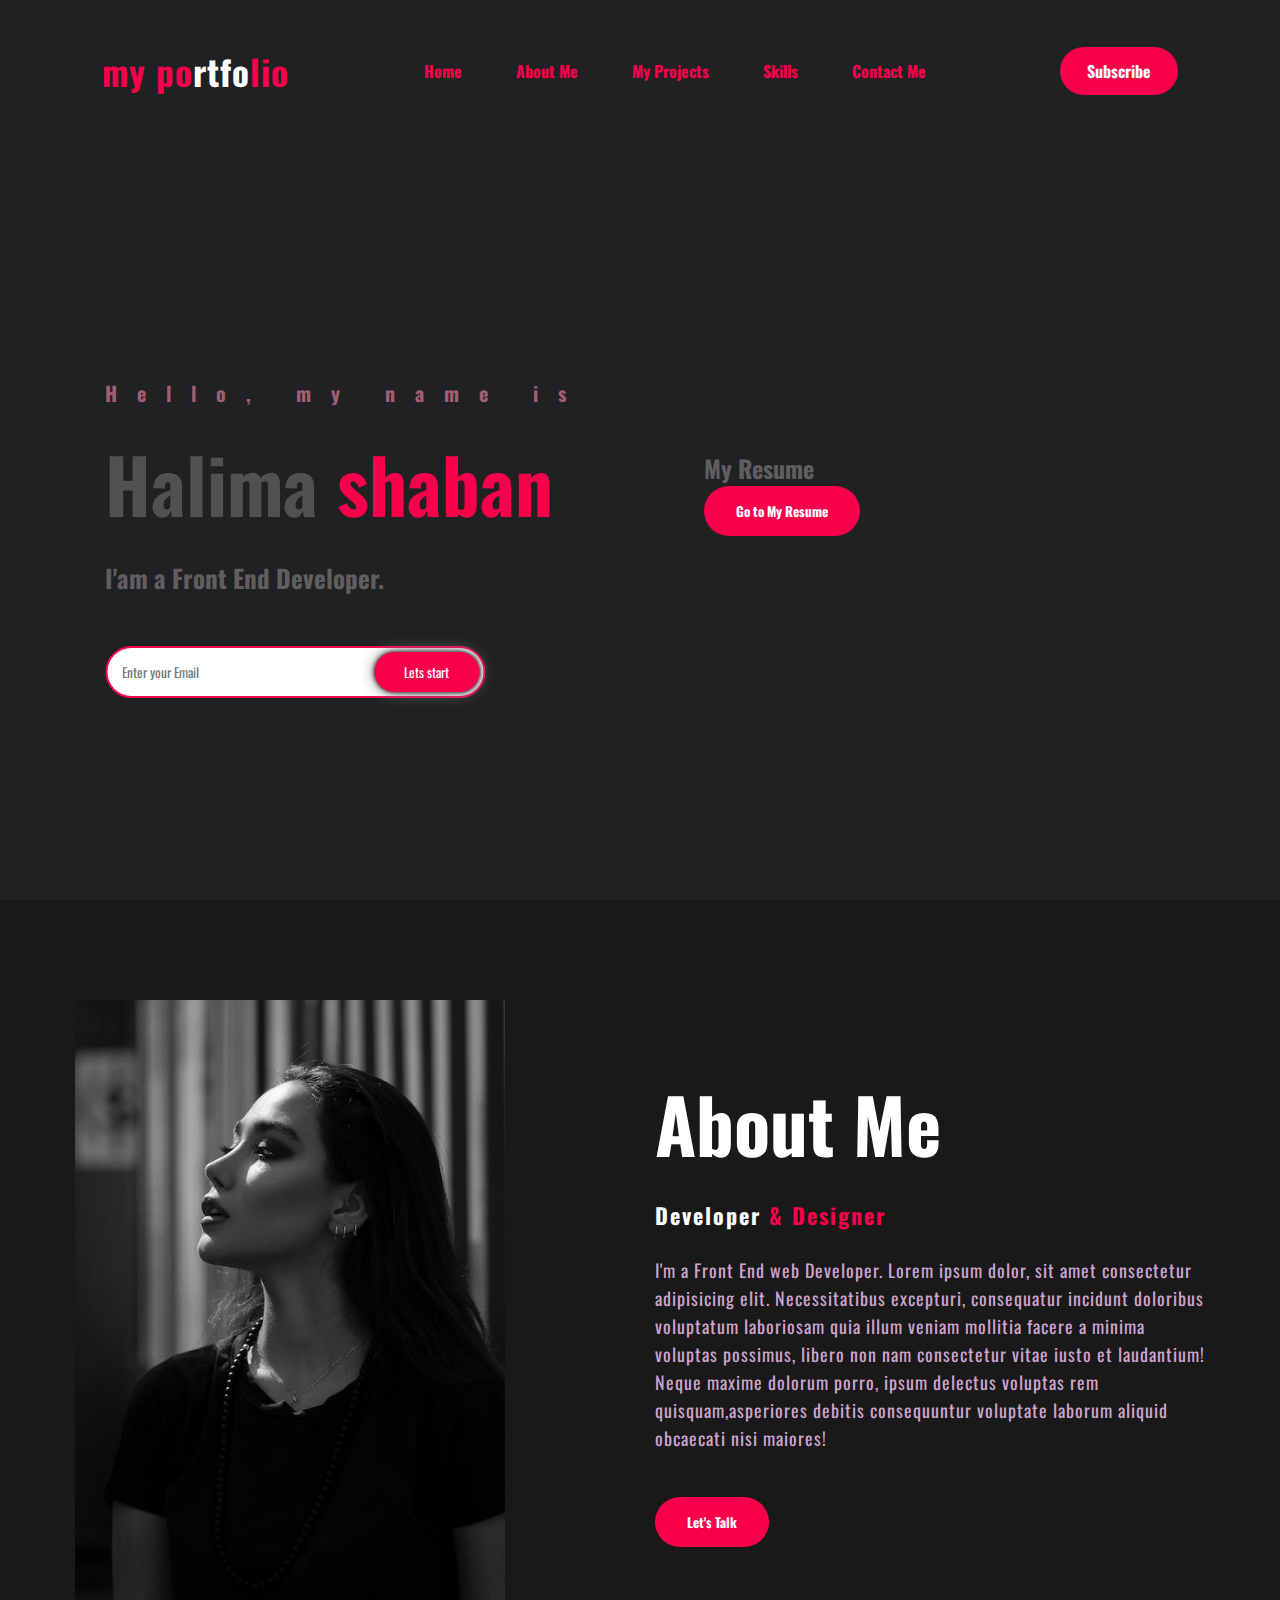
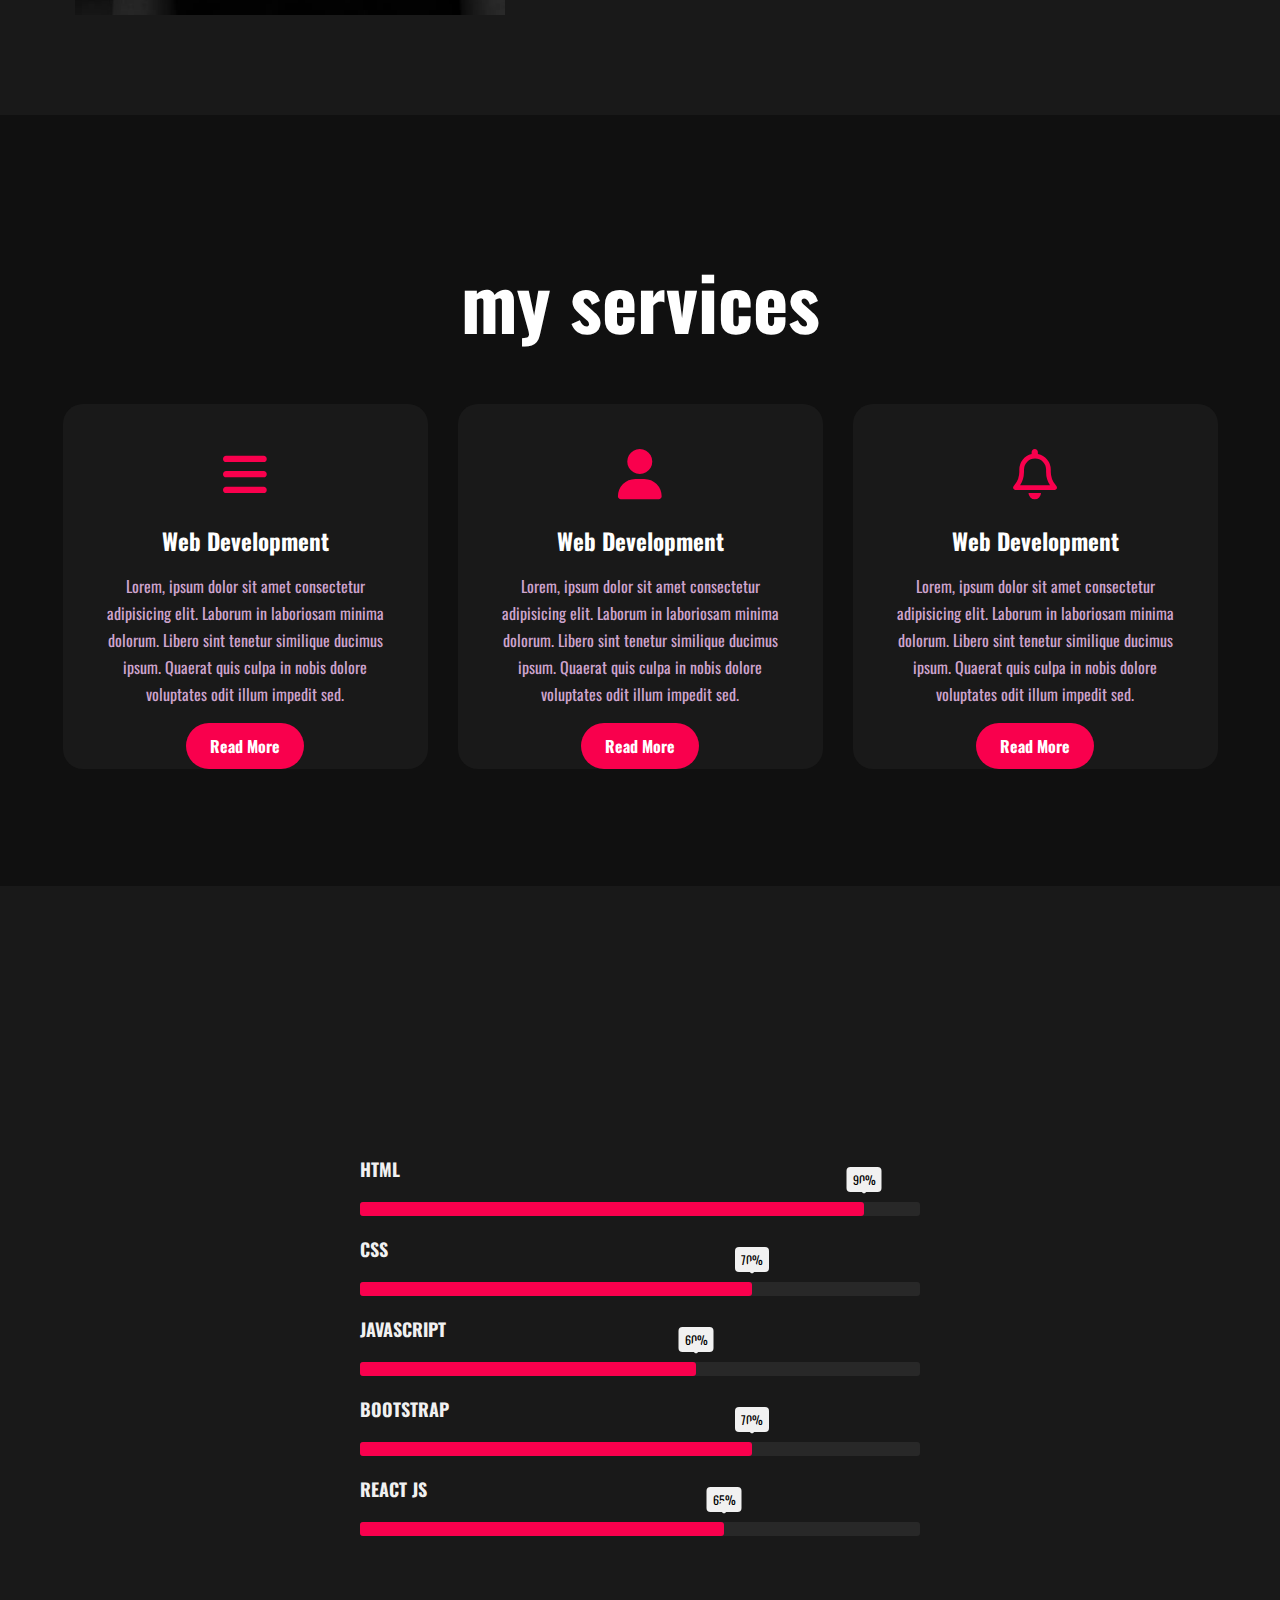
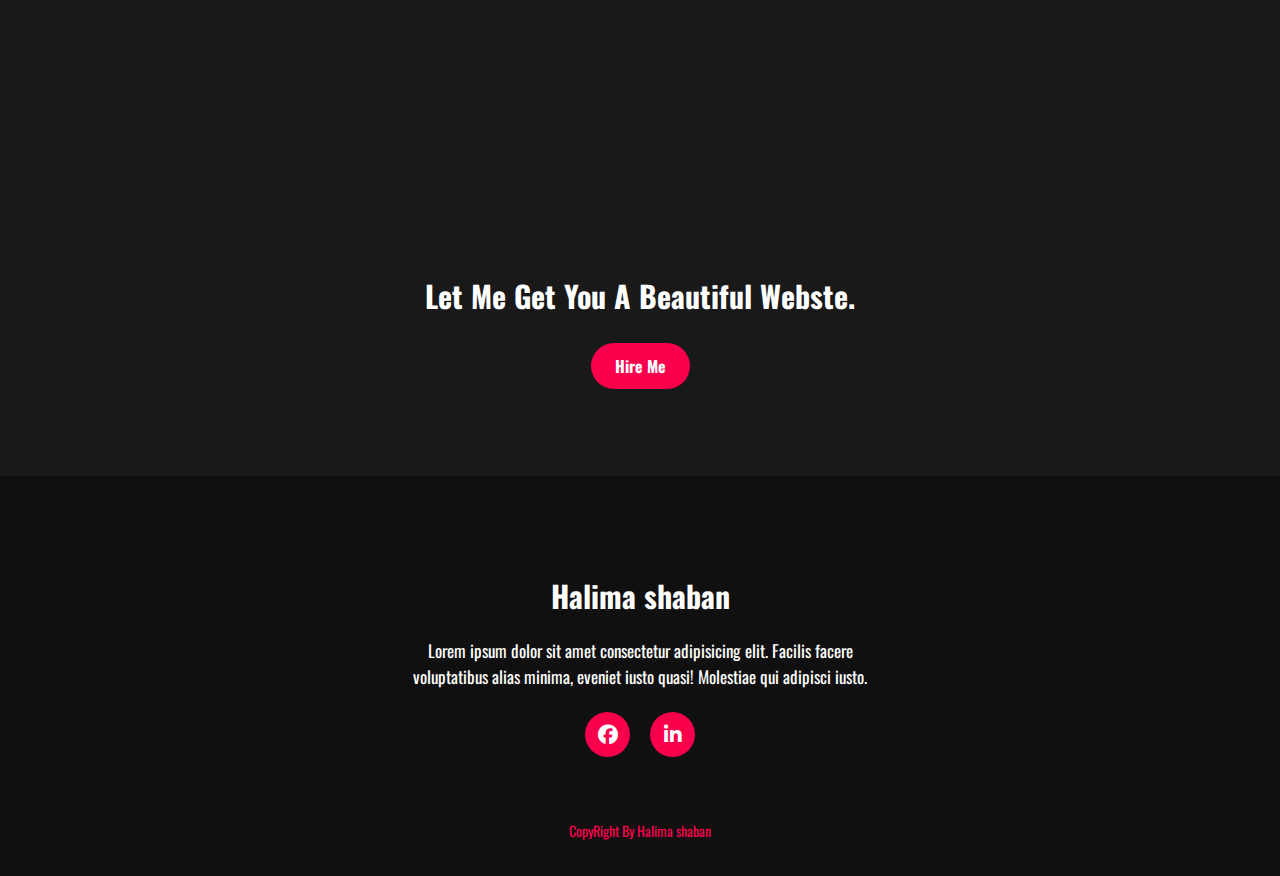
<file: index.html>
<!DOCTYPE html>
<html lang="en">
  <head>
    <meta charset="UTF-8" />
    <meta name="viewport" content="width=device-width, initial-scale=1.0" />
    <title>portfolio</title>
    <link rel="stylesheet" href="style.css" />
    <link
      rel="stylesheet"
      href="https://cdnjs.cloudflare.com/ajax/libs/font-awesome/6.4.0/css/all.min.css"
    />
    <link
      href="https://cdn.jsdelivr.net/npm/bootstrap@5.0.2/dist/css/bootstrap.min.css"
      rel="stylesheet"
      integrity="sha384-EVSTQN3/azprG1Anm3QDgpJLIm9Nao0Yz1ztcQTwFspd3yD65VohhpuuCOmLASjC"
      crossorigin="anonymous"
    />
  </head>
  <body>
    <!---hero section--->

    <div id="hero" class="hero">
      <nav>
        <h2 class="logo"><span>my po</span>rtfo<span>lio</span></h2>
        <ul>
          <li><a href="#hero">Home</a></li>
          <li><a href="#about">About me</a></li>
          <li><a href="#service">My Projects</a></li>
          <li><a href="#skills">Skills</a></li>
          <li><a href="#content">Contact me</a></li>
        </ul>
        <a href="#social" class="btn">Subscribe</a>
      </nav>

      <div>
        <div id="content" class="content">
          <h4>Hello, my name is</h4>
          <h1>Halima<span> shaban</span></h1>
          <h3>I'am a Front End Developer.</h3>
          <div class="newslatter">
            <form>
              <input
                type="email"
                name="email"
                id="email"
                placeholder="Enter your Email"
              />
              <input type="submit" name="submit" value="Lets start" />
            </form>
          </div>
        </div>
        <div class="Resume d-flex flex-column gap-3">
          <h2 style="color: rgb(96, 94, 94)">My Resume</h2>
          <a href="./resume.html">
            <button type="button">Go to My Resume</button>
          </a>
        </div>
      </div>
    </div>

    <!---about section--->
    <section id="about" class="about">
      <div class="main">
        <img src="imges/6.jpeg" alt="" />
        <div class="about-text">
          <h2>About Me</h2>
          <h5>Developer<span> & Designer</span></h5>
          <p>
            I'm a Front End web Developer. Lorem ipsum dolor, sit amet
            consectetur adipisicing elit. Necessitatibus excepturi, consequatur
            incidunt doloribus voluptatum laboriosam quia illum veniam mollitia
            facere a minima voluptas possimus, libero non nam consectetur vitae
            iusto et laudantium! Neque maxime dolorum porro, ipsum delectus
            voluptas rem quisquam,asperiores debitis consequuntur voluptate
            laborum aliquid obcaecati nisi maiores!
          </p>
          <button type="button">Let's Talk</button>
        </div>
      </div>
    </section>

    <!---my services--->
    <div id="service" class="service">
      <div class="title">
        <h2>my services</h2>
      </div>
      <div class="box">
        <div class="box-card">
          <i class="fa-solid fa-bars"></i>
          <h5>Web Development</h5>
          <div class="pra">
            <p>
              Lorem, ipsum dolor sit amet consectetur adipisicing elit. Laborum
              in laboriosam minima dolorum. Libero sint tenetur similique
              ducimus ipsum. Quaerat quis culpa in nobis dolore voluptates odit
              illum impedit sed.
            </p>
            <p style="text-align: center">
              <a href="#" class="button">Read More</a>
            </p>
          </div>
        </div>

        <div class="box-card">
          <i class="fa-solid fa-user"></i>
          <h5>Web Development</h5>
          <div class="pra">
            <p>
              Lorem, ipsum dolor sit amet consectetur adipisicing elit. Laborum
              in laboriosam minima dolorum. Libero sint tenetur similique
              ducimus ipsum. Quaerat quis culpa in nobis dolore voluptates odit
              illum impedit sed.
            </p>
            <p style="text-align: center">
              <a href="#" class="button">Read More</a>
            </p>
          </div>
        </div>
        <div class="box-card">
          <i class="fa-regular fa-bell"></i>
          <h5>Web Development</h5>
          <div class="pra">
            <p>
              Lorem, ipsum dolor sit amet consectetur adipisicing elit. Laborum
              in laboriosam minima dolorum. Libero sint tenetur similique
              ducimus ipsum. Quaerat quis culpa in nobis dolore voluptates odit
              illum impedit sed.
            </p>
            <p style="text-align: center">
              <a href="#" class="button">Read More</a>
            </p>
          </div>
        </div>
      </div>
    </div>

    <!---skills--->
    <div id="skills" class="skills-container">
      <div class="skills">
        <div class="skill">
          <div class="skill-name">HTML</div>
          <div class="sill-bar">
            <div class="skill-per" per="90%" style="max-width: 90%"></div>
          </div>
        </div>

        <div class="skill">
          <div class="skill-name">CSS</div>
          <div class="sill-bar">
            <div class="skill-per" per="70%" style="max-width: 70%"></div>
          </div>
        </div>

        <div class="skill">
          <div class="skill-name">JavaScript</div>
          <div class="sill-bar">
            <div class="skill-per" per="60%" style="max-width: 60%"></div>
          </div>
        </div>

        <div class="skill">
          <div class="skill-name">Bootstrap</div>
          <div class="sill-bar">
            <div class="skill-per" per="70%" style="max-width: 70%"></div>
          </div>
        </div>

        <div class="skill">
          <div class="skill-name">React js</div>
          <div class="sill-bar">
            <div class="skill-per" per="65%" style="max-width: 65%"></div>
          </div>
        </div>
      </div>
    </div>

    <!---Contact Me--->

    <div class="Contact-Me">
      <p>Let Me Get You A Beautiful Webste.</p>
      <a href="#" class="button-tow">Hire Me</a>
    </div>
    <!---footer --->
    <footer>
      <p>Halima shaban</p>
      <p>
        Lorem ipsum dolor sit amet consectetur adipisicing elit. Facilis facere
        voluptatibus alias minima, eveniet iusto quasi! Molestiae qui adipisci
        iusto.
      </p>
      <div id="social" class="social">
        <a
          href="https://www.facebook.com/profile.php?id=100005480046352&mibextid=ZbWKwL"
          ><i class="fa-brands fa-facebook"></i
        ></a>
        <a href="https://www.linkedin.com/in/halima-shaban-abdelghany-127632234"
          ><i class="fa-brands fa-linkedin-in"></i
        ></a>
      </div>

      <p class="End">CopyRight By Halima shaban</p>
    </footer>
  </body>
</html>
</file>
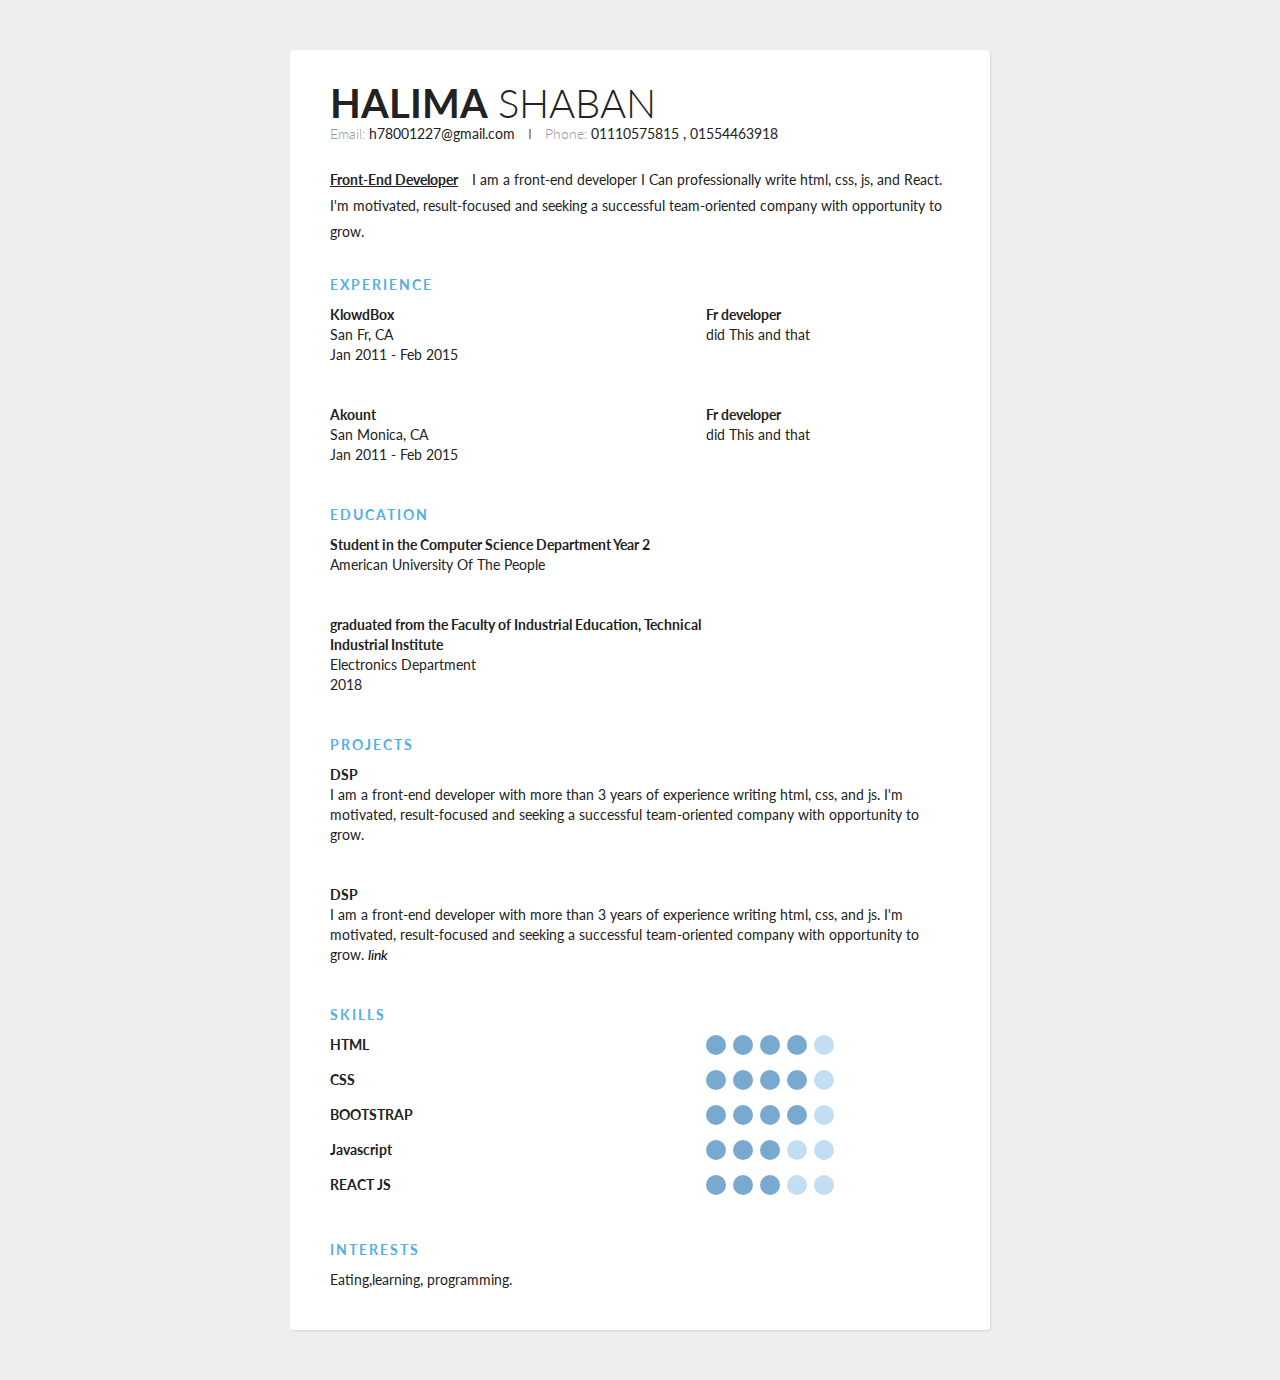
<file: resume.html>
<!DOCTYPE html>
<html lang="en">
  <head>
    <meta charset="UTF-8" />
    <meta name="viewport" content="width=device-width, initial-scale=1.0" />
    <link href='https://fonts.googleapis.com/css?family=Lato:400,300,700' rel='stylesheet' type='text/css'>
    <link rel="stylesheet" href="resume.css">
    <title>resume</title>
  </head>
  <body>

<div class="container">
  <div class="header">
    <div class="full-name">
      <span class="first-name">Halima</span> 
      <span class="last-name">Shaban</span>
    </div>
    <div class="contact-info">
      <span class="email">Email: </span>
      <span class="email-val">h78001227@gmail.com</span>
      <span class="separator"></span>
      <span class="phone">Phone: </span>
      <span class="phone-val">01110575815 , 01554463918</span>
    </div>
    
    <div class="about">
      <span class="position">Front-End Developer </span>
      <span class="desc">
        I am a front-end developer I Can professionally write html, css, js, and React. I'm motivated, result-focused and seeking a successful team-oriented company with opportunity to grow. 
      </span>
    </div>
  </div>
   <div class="details">
    <div class="section">
      <div class="section__title">Experience</div>
      <div class="section__list">
        <div class="section__list-item">
          <div class="left">
            <div class="name">KlowdBox</div>
            <div class="addr">San Fr, CA</div>
            <div class="duration">Jan 2011 - Feb 2015</div>
          </div>
          <div class="right">
            <div class="name">Fr developer</div>
            <div class="desc">did This and that</div>
          </div>
        </div>
                <div class="section__list-item">
          <div class="left">
            <div class="name">Akount</div>
            <div class="addr">San Monica, CA</div>
            <div class="duration">Jan 2011 - Feb 2015</div>
          </div>
          <div class="right">
            <div class="name">Fr developer</div>
            <div class="desc">did This and that</div>
          </div>
        </div>

      </div>
    </div>
    <div class="section">
      <div class="section__title">Education</div>
      <div class="section__list">
        <div class="section__list-item">
          <div class="left">
            <div class="name">Student in the Computer Science Department Year 2</div>
            <div class="addr">American University Of The People</div>
          </div>
          <div class="right">
            <div class="name"></div>
            <div class="desc"></div>
          </div>
        </div>
        <div class="section__list-item">
          <div class="left">
            <div class="name"> graduated from the Faculty of Industrial Education, Technical Industrial Institute</div>
            <div class="addr">Electronics Department </div>
            <div class="duration">2018</div>
          </div>
          <div class="right">
            <div class="name"></div>
            <div class="desc"></div>
          </div>
        </div>

      </div>
      
  </div>
     <div class="section">
      <div class="section__title">Projects</div> 
       <div class="section__list">
         <div class="section__list-item">
           <div class="name">DSP</div>
           <div class="text">I am a front-end developer with more than 3 years of experience writing html, css, and js. I'm motivated, result-focused and seeking a successful team-oriented company with opportunity to grow.</div>
         </div>
         
         <div class="section__list-item">
                    <div class="name">DSP</div>
           <div class="text">I am a front-end developer with more than 3 years of experience writing html, css, and js. I'm motivated, result-focused and seeking a successful team-oriented company with opportunity to grow. <a href="/login">link</a>
           </div>
         </div>
       </div>
    </div>
     <div class="section">
       <div class="section__title">Skills</div>
      
       <div class="skills__item">
           <div class="left"><div class="name">
             HTML</div></div>
           <div class="right">
                          <input  id="ck1" type="checkbox" checked/>

             <label for="ck1"></label>
                          <input id="ck2" type="checkbox" checked/>

              <label for="ck2"></label>
                         <input id="ck3" type="checkbox" checked />

              <label for="ck3"></label>
                           <input id="ck4" type="checkbox" checked />
            <label for="ck4"></label>
                          <input id="ck5" type="checkbox" />
              <label for="ck5"></label>

           </div>
         </div>
       <div class="skills__item">
           <div class="left"><div class="name">
             CSS</div></div>
           <div class="right">
                          <input  id="ck1" type="checkbox" checked/>

             <label for="ck1"></label>
                          <input id="ck2" type="checkbox" checked/>

              <label for="ck2"></label>
                         <input id="ck3" type="checkbox" checked />

              <label for="ck3"></label>
                           <input id="ck4" type="checkbox" checked />
            <label for="ck4"></label>
                          <input id="ck5" type="checkbox" />
              <label for="ck5"></label>

           </div>
         </div>
       <div class="skills__item">
           <div class="left"><div class="name">
             BOOTSTRAP</div></div>
           <div class="right">
                          <input  id="ck1" type="checkbox" checked/>

             <label for="ck1"></label>
                          <input id="ck2" type="checkbox" checked/>

              <label for="ck2"></label>
                         <input id="ck3" type="checkbox" checked />

              <label for="ck3"></label>
                           <input id="ck4" type="checkbox" checked />
            <label for="ck4"></label>
                          <input id="ck5" type="checkbox" />
              <label for="ck5"></label>

           </div>
         </div>
         <div class="skills">
            <div class="skills__item">
              <div class="left"><div class="name">
                Javascript
                </div></div>
              <div class="right">
                             <input  id="ck1" type="checkbox" checked/>
   
                <label for="ck1"></label>
                             <input id="ck2" type="checkbox" checked/>
   
                 <label for="ck2"></label>
                            <input id="ck3" type="checkbox" checked />
   
                 <label for="ck3"></label>
                              <input id="ck4" type="checkbox" />
               <label for="ck4"></label>
                             <input id="ck5" type="checkbox" />
                 <label for="ck5"></label>
   
              </div>
            </div>
            
          </div>

         <div class="skills__item">
            <div class="left"><div class="name">
              REACT JS</div></div>
            <div class="right">
                           <input  id="ck1" type="checkbox" checked/>
 
              <label for="ck1"></label>
                           <input id="ck2" type="checkbox" checked/>
 
               <label for="ck2"></label>
                          <input id="ck3" type="checkbox" checked />
 
               <label for="ck3"></label>
                            <input id="ck4" type="checkbox"  />
             <label for="ck4"></label>
                           <input id="ck5" type="checkbox" />
               <label for="ck5"></label>
 
            </div>
          </div>
         
       </div>
     <div class="section">
     <div class="section__title">
       Interests
       </div>
       <div class="section__list">
         <div class="section__list-item">
                  Eating,learning,
                   programming.
                   
          </div>
       </div>
     </div>
     </div>
  </div>
</div>
  </body>
</html>
</file>
<file: style.css>
@import url("https://fonts.googleapis.com/css2?family=Oswald:wght@300&display=swap");

* {
  margin: 0;
  padding: 0;
  box-sizing: border-box;
  font-family: "Oswald", sans-serif;
}

.hero {
  height: 100vh;
  width: 100%;
  /*background-image: url(imges/7.jpeg);
  background-size: cover;
  background-position: center;*/
  background-color: #202123;
}

nav {
  display: flex;
  align-items: center;
  justify-content: space-between;
  padding-top: 45px;
  padding-left: 8%;
  padding-right: 8%;
}

.logo {
  color: white;
  font-size: 35px;
  letter-spacing: 1px;
  cursor: pointer;
}

span {
  color: #f9004d;
}

nav ul li {
  list-style-type: none;
  display: inline-block;
  padding: 10px 25px;
}

nav ul li a {
  color: #f9004d;
  text-decoration: none;
  font-weight: bold;
  text-transform: capitalize;
}

nav ul li a:hover {
  color: #eb90ad;
  transition: 0.4s;
}

nav a {
  text-decoration: none;
}

.btn {
  background-color: #f9004d;
  color: white;
  border: 2px solid transparent;
  font-weight: bold;
  padding: 10px 25px;
  border-radius: 30px;
  transition: transform 0.4s;
}

.btn:hover {
  transform: scale(1.2);
}

.content {
  position: absolute;
  top: 42%;
  left: 27%;
  transform: translate(-50%);
}
.Resume {
  position: absolute;
  top: 50%;
  left: 55%;
}

h1 {
  color: rgb(82, 81, 81);
  margin: 20px 0px 20px;
  font-size: 75px;
}

h3 {
  color: rgb(96, 94, 94);
  font-size: 25px;
  margin-bottom: 50px;
}
h4 {
  color: #a05f74;
  letter-spacing: 20px;
  font-size: 20px;
}

.newslatter form {
  width: 380px;
  max-width: 100%;
  position: relative;
}

.newslatter form input:first-child {
  display: inline-block;
  width: 100%;
  padding: 14px 130px 14px 15px;
  border: 2px solid #f9004d;
  border-radius: 30px;
}

.newslatter form input:last-child {
  position: absolute;
  display: inline-block;
  outline: none;
  border: none;
  padding: 10px 30px;
  border-radius: 30px;
  background-color: #f9004d;
  color: white;
  box-shadow: 0px 0px 5px #000, 0px 0px 15px #858585;
  top: 6px;
  right: 6px;
}

.about {
  width: 100%;
  padding: 100px 0px;
  background-color: #191919;
}

.about img {
  height: auto;
  width: 430px;
}

.about-text {
  width: 550px;
}

.main {
  width: 1130px;
  max-width: 95%;
  margin: 0 auto;
  display: flex;
  align-items: center;
  justify-content: space-between;
}

.about-text h2 {
  color: white;
  font-size: 75px;
  text-transform: capitalize;
  margin-bottom: 20px;
}

.about-text h5 {
  color: white;
  letter-spacing: 2px;
  font-size: 22px;
  margin-bottom: 25px;
  text-transform: capitalize;
}

.about-text p {
  color: #fcfc;
  letter-spacing: 1px;
  line-height: 28px;
  font-size: 18px;
  margin-bottom: 45px;
}

button {
  background-color: #f9004d;
  color: white;
  text-decoration: none;
  border: 2px solid transparent;
  font-weight: bold;
  padding: 13px 30px;
  border-radius: 30px;
  transition: 0.4s;
}

button:hover {
  background-color: transparent;
  border: 2px solid #f9004d;
  cursor: pointer;
}

.service {
  background: #101010;
  width: 100%;
  padding: 100px 0px;
}

.title h2 {
  color: white;
  font-size: 75px;
  width: 1130px;
  margin: 30px auto;
  text-align: center;
}

.box {
  display: flex;
  justify-content: center;
  align-items: center;
  min-height: 400px;
}

.box-card {
  height: 365px;
  width: 365px;
  padding: 20px 35px;
  background: #191919;
  border-radius: 20px;
  margin: 15px;
  position: relative;
  overflow: hidden;
  text-align: center;
}

.box-card i {
  font-size: 50px;
  display: block;
  text-align: center;
  margin: 25px 0px;
  color: #f9004d;
}

.box-card h5 {
  color: white;
  font-size: 23px;
  margin-bottom: 15px;
}

.pra p {
  color: #fcfc;
  font-size: 16px;
  line-height: 27px;
  margin-bottom: 25px;
}

.box-card .button {
  background-color: #f9004d;
  color: white;
  text-decoration: none;
  border: 2px solid transparent;
  font-weight: bold;
  padding: 9px 22px;
  border-radius: 30px;
  transition: 0.4s;
}

.box-card .button:hover {
  background-color: transparent;
  border: 2px solid #f9004d;
  cursor: pointer;
}

.skills-container {
  min-height: 100vh;
  display: flex;
  align-items: center;
  justify-content: center;
  background: #191919;
}

.skills {
  width: 100%;
  max-width: 600px;
  padding: 0 20px;
}

.skill-name {
  font-size: 18px;
  font-weight: 700;
  color: #f1f1f1;
  text-transform: uppercase;
  margin: 20px 0;
}

.sill-bar {
  height: 14px;
  background: #282828;
  border-radius: 3px;
}

.skill-per {
  height: 14px;
  background: #f9004d;
  border-radius: 3px;
  position: relative;
}

.skill-per::before {
  content: attr(per);
  position: absolute;
  padding: 4px 6px;
  background: #f1f1f1;
  border-radius: 4px;
  font-size: 12px;
  top: -35px;
  right: 0;
  transform: translateX(50%);
}

.skill-per::after {
  content: "";
  position: absolute;
  width: 10px;
  height: 10px;
  background: #f1f1f1;
  top: -20px;
  right: 0;
  transform: translateX(50%) rotate(45deg);
  border-radius: 2px;
}
.Contact-Me {
  width: 100%;
  height: 290px;
  background: #191919;
  display: flex;
  align-items: center;
  justify-content: center;
  flex-direction: column;
}

.Contact-Me p {
  color: white;
  font-size: 30px;
  font-weight: bold;
  margin-bottom: 25px;
}

.Contact-Me .button-tow {
  background-color: #f9004d;
  color: white;
  text-decoration: none;
  border: 2px solid transparent;
  font-weight: bold;
  padding: 9px 22px;
  border-radius: 30px;
  transition: 0.4s;
}

..Contact-Me .button-tow:hover {
  background-color: transparent;
  border: 2px solid #f9004d;
  cursor: pointer;
}

footer {
  position: relative;
  width: 100%;
  height: 400px;
  background: #101010;
  display: flex;
  flex-direction: column;
  align-items: center;
  justify-content: center;
}

footer p:nth-child(1) {
  font-size: 30px;
  color: white;
  margin-bottom: 20px;
  font-weight: bold;
}

footer p:nth-child(2) {
  color: white;
  font-size: 17px;
  width: 500px;
  text-align: center;
  line-height: 26px;
}

.social {
  display: flex;
}
.social a {
  width: 45px;
  height: 45px;
  display: flex;
  align-items: center;
  justify-content: center;
  background: #f9004d;
  border-radius: 50%;
  margin: 22px 10px;
  color: white;
  text-decoration: none;
  font-size: 20px;
}

.social a:hover {
  transform: scale(1.3);
  transition: 0.3s;
}

.End {
  position: absolute;
  color: #f9004d;
  bottom: 35px;
  font-size: 14px;
}
</file>
<file: resume.css>
* {
  margin: 0;
  padding: 0;
  box-sizing: border-box;
}
html {
  height: 100%;
}

body {
  min-height: 100%;
  background: #eee;
  font-family: "Lato", sans-serif;
  font-weight: 400;
  color: #222;
  font-size: 14px;
  line-height: 26px;
  padding-bottom: 50px;
}

.container {
  max-width: 700px;
  background: #fff;
  margin: 0px auto 0px;
  box-shadow: 1px 1px 2px #dad7d7;
  border-radius: 3px;
  padding: 40px;
  margin-top: 50px;
}

.header {
  margin-bottom: 30px;

  .full-name {
    font-size: 40px;
    text-transform: uppercase;
    margin-bottom: 5px;
  }

  .first-name {
    font-weight: 700;
  }

  .last-name {
    font-weight: 300;
  }

  .contact-info {
    margin-bottom: 20px;
  }

  .email,
  .phone {
    color: #999;
    font-weight: 300;
  }

  .separator {
    height: 10px;
    display: inline-block;
    border-left: 2px solid #999;
    margin: 0px 10px;
  }

  .position {
    font-weight: bold;
    display: inline-block;
    margin-right: 10px;
    text-decoration: underline;
  }
}

.details {
  line-height: 20px;

  .section {
    margin-bottom: 40px;
  }

  .section:last-of-type {
    margin-bottom: 0px;
  }

  .section__title {
    letter-spacing: 2px;
    color: #54afe4;
    font-weight: bold;
    margin-bottom: 10px;
    text-transform: uppercase;
  }

  .section__list-item {
    margin-bottom: 40px;
  }

  .section__list-item:last-of-type {
    margin-bottom: 0;
  }

  .left,
  .right {
    vertical-align: top;
    display: inline-block;
  }

  .left {
    width: 60%;
  }

  .right {
    tex-align: right;
    width: 39%;
  }

  .name {
    font-weight: bold;
  }

  a {
    text-decoration: none;
    color: #000;
    font-style: italic;
  }

  a:hover {
    text-decoration: underline;
    color: #000;
  }

  .skills {
  }

  .skills__item {
    margin-bottom: 10px;
  }

  .skills__item .right {
    input {
      display: none;
    }

    label {
      display: inline-block;
      width: 20px;
      height: 20px;
      background: #c3def3;
      border-radius: 20px;
      margin-right: 3px;
    }

    input:checked + label {
      background: #79a9ce;
    }
  }
}
</file>
